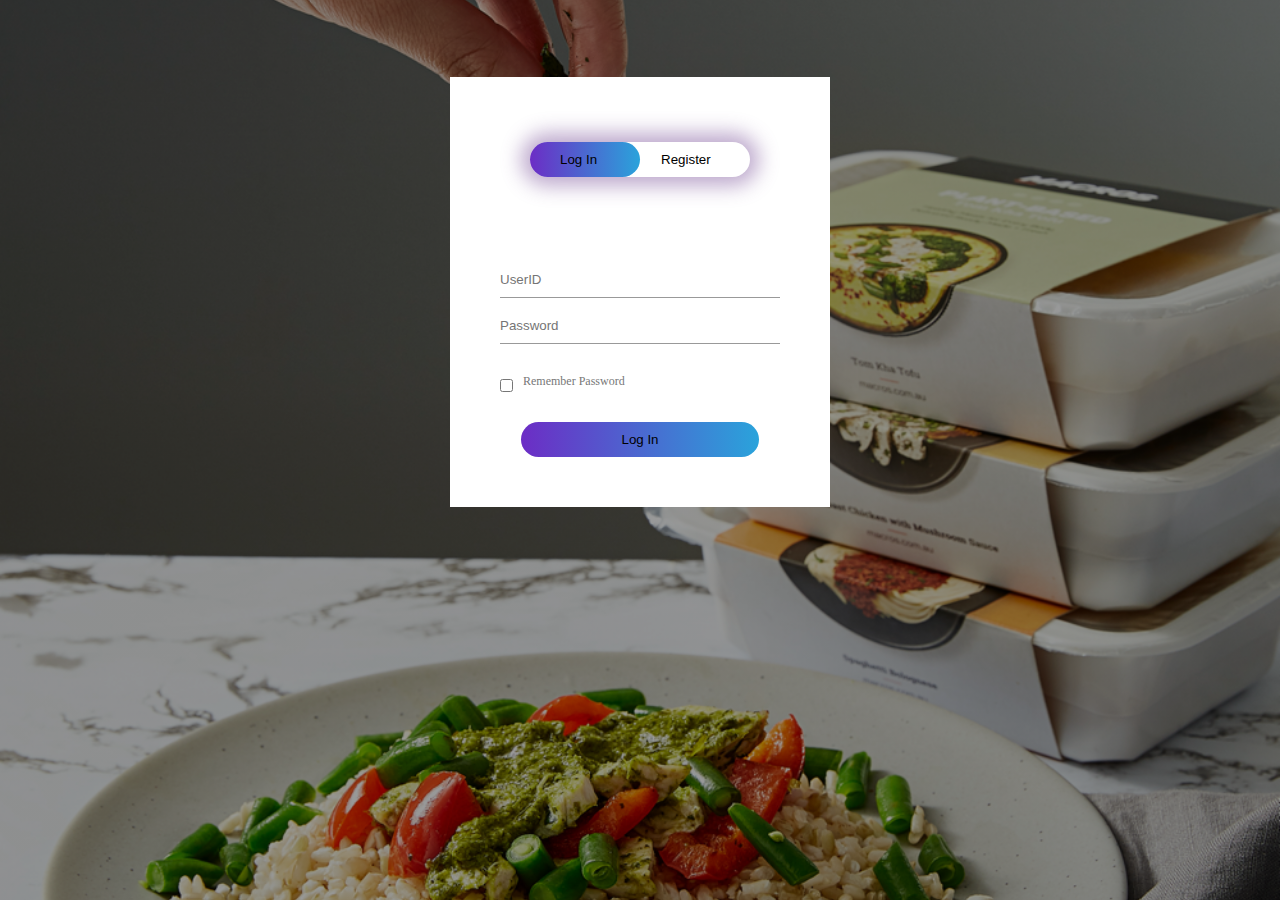
<file: Login-SignUp/login.html>
<!DOCTYPE html>
<html>

<head>
    <title>Login and registeration form</title>
    <link rel="stylesheet" href="Login.css">
</head>

<body>
    <div class="foodlogin">
        <div class="form-box">
            <div class="button-box">
                <div id="btn"></div>
                <button type="button" class="toggle-btn" onclick="login()">Log In</button>
                <button type="button" class="toggle-btn" onclick="register()">Register</button>
            </div>
            <form id="login" class="input-group">
                <input type="text" class="input-field" placeholder="UserID" required>
                <input type="text" class="input-field" placeholder="Password" required>
                <input type="checkbox" class="checkbox"><span>Remember Password</span>
                <button type="submit" class="submit-btn">Log In</button>
            </form>
            <form id="register" class="input-group">
                <input type="text" class="input-field" placeholder="UserID" required>
                <input type="email" class="input-field" placeholder="Email Id" required>
                <input type="text" class="input-field" placeholder="Password" required>
                <input type="checkbox" class="checkbox"><span>I agree to the terms & conditions</span>
                <button type="submit" class="submit-btn">Register</button>
            </form>


        </div>
    </div>

    <script>
        var x = document.getElementById("login");
        var y = document.getElementById("register");
        var z = document.getElementById("btn");

        function register() {
            x.style.left = "-400px";
            y.style.left = "50px";
            z.style.left = "110px";
        }
        function login() {
            x.style.left = "50px";
            y.style.left = "450px";
            z.style.left = "0px";
        }
    </script>
</body>

</html>
</file>
<file: Login-SignUp/Login.css>
* {
    margin: 0;
    padding: 0;
}

.foodlogin {
    height: 100%;
    width: 100%;
    background-image: linear-gradient(rgba(0, 0, 0, 0.4), rgba(0, 0, 0, 0.4)), url(lg4.png);
    background-position: center;
    background-size: cover;
    position: absolute;
}

.form-box {
    width: 380px;
    height: 430px;
    position: relative;
    margin: 6% auto;
    background: #fff;
    overflow: hidden;
    background-image: url();
}

.button-box {
    width: 220px;
    top: 30px;
    margin: 35px auto;
    position: relative;
    box-shadow: 0 0 20px 9px #71459275;
    border-radius: 30px;
}

.toggle-btn {
    padding: 10px 30px;
    cursor: pointer;
    background: transparent;
    border: 0;
    outline: none;
    position: relative;
}

#btn {
    top: 0;
    left: 0;
    position: absolute;
    width: 110px;
    height: 100%;
    background: linear-gradient(to right, #6c2dc5, #2aa3db);
    border-radius: 30px;
    transition: 0.5s;
}

.input-group {
    top: 180px;
    position: absolute;
    width: 280px;
    transition: .5s;
}

.input-field {
    width: 100%;
    padding: 10px 0;
    margin: 5px 0;
    border-left: 0;
    border-top: 0;
    border-right: 0;
    border-bottom: 1px solid #999;
    outline: none;
    background: transparent;
}

.submit-btn {
    width: 85%;
    padding: 10px 30px;
    cursor: pointer;
    display: block;
    margin: auto;
    background: linear-gradient(to right, #6c2dc5, #2aa3db);
    border: 0;
    outline: none;
    border-radius: 30px;
}

.checkbox {
    margin: 30px 10px 30px 0px;
}

span {
    color: #777;
    font-size: 12px;
    bottom: 68px;
    position: absolute;
}

#login {
    left: 50px;
}

#register {
    left: 450px;
}
</file>
